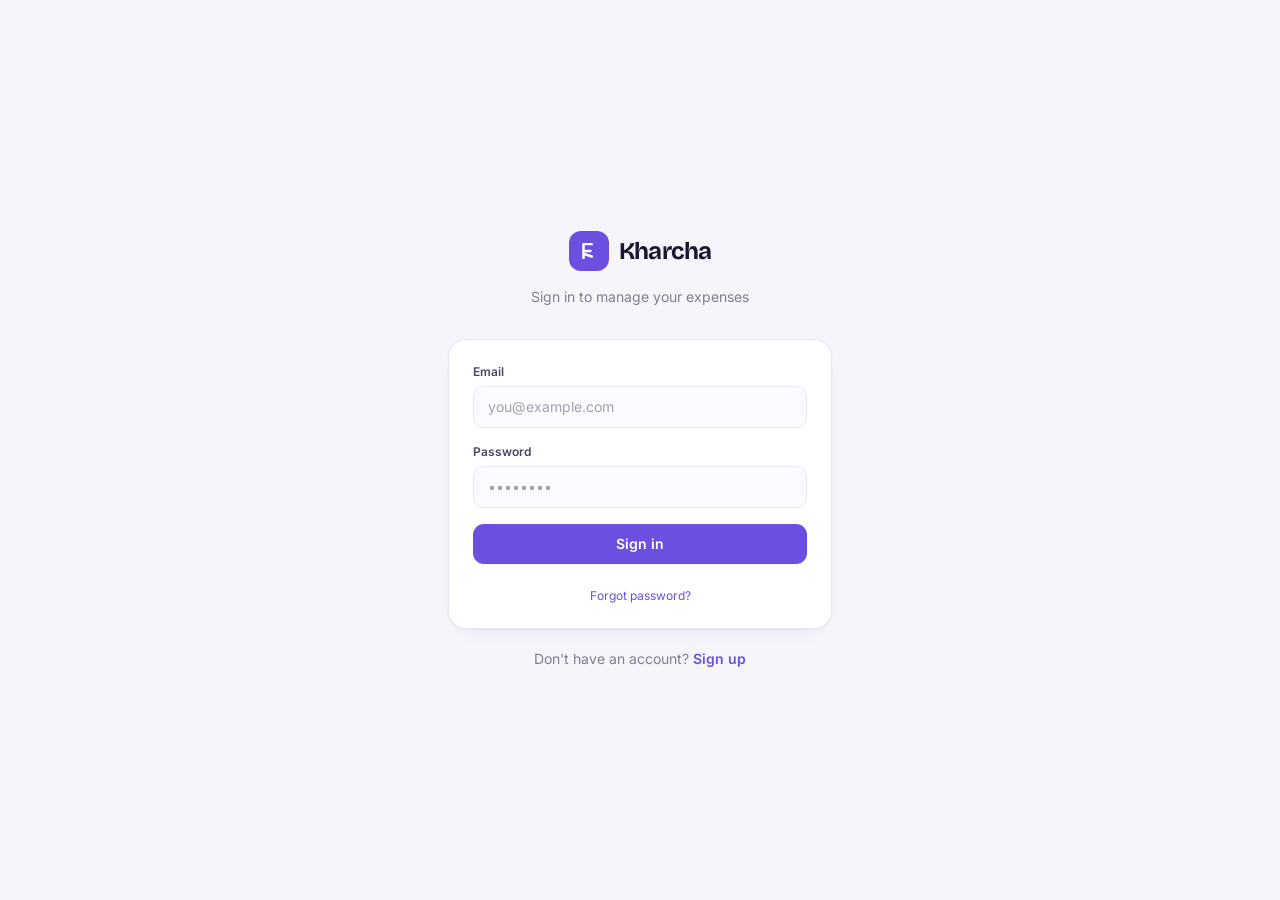
<file: index.html>
<!DOCTYPE html>
<html lang="en">
  <head>
    <meta charset="UTF-8" />
    <link rel="icon" type="image/svg+xml" href="/favicon.svg" />
    <meta name="viewport" content="width=device-width, initial-scale=1.0" />
    <link rel="preconnect" href="https://fonts.googleapis.com" />
    <link rel="preconnect" href="https://fonts.gstatic.com" crossorigin />
    <link href="https://fonts.googleapis.com/css2?family=Bricolage+Grotesque:opsz,wght@12..96,500..800&family=Inter:wght@400;500;600;700&family=JetBrains+Mono:wght@500;700&display=swap" rel="stylesheet" />
    <title>Kharcha — Personal Expense Manager..</title>
    <script type="module" crossorigin src="/assets/index-BMEkjX_W.js"></script>
    <link rel="stylesheet" crossorigin href="/assets/index-Da-dib-8.css">
  </head>
  <body class="bg-paper font-body text-text-primary antialiased">
    <div id="root"></div>
  </body>
</html>
</file>
<file: assets/index-Da-dib-8.css>
*,:before,:after{--tw-border-spacing-x: 0;--tw-border-spacing-y: 0;--tw-translate-x: 0;--tw-translate-y: 0;--tw-rotate: 0;--tw-skew-x: 0;--tw-skew-y: 0;--tw-scale-x: 1;--tw-scale-y: 1;--tw-pan-x: ;--tw-pan-y: ;--tw-pinch-zoom: ;--tw-scroll-snap-strictness: proximity;--tw-gradient-from-position: ;--tw-gradient-via-position: ;--tw-gradient-to-position: ;--tw-ordinal: ;--tw-slashed-zero: ;--tw-numeric-figure: ;--tw-numeric-spacing: ;--tw-numeric-fraction: ;--tw-ring-inset: ;--tw-ring-offset-width: 0px;--tw-ring-offset-color: #fff;--tw-ring-color: rgb(59 130 246 / .5);--tw-ring-offset-shadow: 0 0 #0000;--tw-ring-shadow: 0 0 #0000;--tw-shadow: 0 0 #0000;--tw-shadow-colored: 0 0 #0000;--tw-blur: ;--tw-brightness: ;--tw-contrast: ;--tw-grayscale: ;--tw-hue-rotate: ;--tw-invert: ;--tw-saturate: ;--tw-sepia: ;--tw-drop-shadow: ;--tw-backdrop-blur: ;--tw-backdrop-brightness: ;--tw-backdrop-contrast: ;--tw-backdrop-grayscale: ;--tw-backdrop-hue-rotate: ;--tw-backdrop-invert: ;--tw-backdrop-opacity: ;--tw-backdrop-saturate: ;--tw-backdrop-sepia: ;--tw-contain-size: ;--tw-contain-layout: ;--tw-contain-paint: ;--tw-contain-style: }::backdrop{--tw-border-spacing-x: 0;--tw-border-spacing-y: 0;--tw-translate-x: 0;--tw-translate-y: 0;--tw-rotate: 0;--tw-skew-x: 0;--tw-skew-y: 0;--tw-scale-x: 1;--tw-scale-y: 1;--tw-pan-x: ;--tw-pan-y: ;--tw-pinch-zoom: ;--tw-scroll-snap-strictness: proximity;--tw-gradient-from-position: ;--tw-gradient-via-position: ;--tw-gradient-to-position: ;--tw-ordinal: ;--tw-slashed-zero: ;--tw-numeric-figure: ;--tw-numeric-spacing: ;--tw-numeric-fraction: ;--tw-ring-inset: ;--tw-ring-offset-width: 0px;--tw-ring-offset-color: #fff;--tw-ring-color: rgb(59 130 246 / .5);--tw-ring-offset-shadow: 0 0 #0000;--tw-ring-shadow: 0 0 #0000;--tw-shadow: 0 0 #0000;--tw-shadow-colored: 0 0 #0000;--tw-blur: ;--tw-brightness: ;--tw-contrast: ;--tw-grayscale: ;--tw-hue-rotate: ;--tw-invert: ;--tw-saturate: ;--tw-sepia: ;--tw-drop-shadow: ;--tw-backdrop-blur: ;--tw-backdrop-brightness: ;--tw-backdrop-contrast: ;--tw-backdrop-grayscale: ;--tw-backdrop-hue-rotate: ;--tw-backdrop-invert: ;--tw-backdrop-opacity: ;--tw-backdrop-saturate: ;--tw-backdrop-sepia: ;--tw-contain-size: ;--tw-contain-layout: ;--tw-contain-paint: ;--tw-contain-style: }*,:before,:after{box-sizing:border-box;border-width:0;border-style:solid;border-color:#e5e7eb}:before,:after{--tw-content: ""}html,:host{line-height:1.5;-webkit-text-size-adjust:100%;-moz-tab-size:4;-o-tab-size:4;tab-size:4;font-family:ui-sans-serif,system-ui,sans-serif,"Apple Color Emoji","Segoe UI Emoji",Segoe UI Symbol,"Noto Color Emoji";font-feature-settings:normal;font-variation-settings:normal;-webkit-tap-highlight-color:transparent}body{margin:0;line-height:inherit}hr{height:0;color:inherit;border-top-width:1px}abbr:where([title]){-webkit-text-decoration:underline dotted;text-decoration:underline dotted}h1,h2,h3,h4,h5,h6{font-size:inherit;font-weight:inherit}a{color:inherit;text-decoration:inherit}b,strong{font-weight:bolder}code,kbd,samp,pre{font-family:JetBrains Mono,ui-monospace,monospace;font-feature-settings:normal;font-variation-settings:normal;font-size:1em}small{font-size:80%}sub,sup{font-size:75%;line-height:0;position:relative;vertical-align:baseline}sub{bottom:-.25em}sup{top:-.5em}table{text-indent:0;border-color:inherit;border-collapse:collapse}button,input,optgroup,select,textarea{font-family:inherit;font-feature-settings:inherit;font-variation-settings:inherit;font-size:100%;font-weight:inherit;line-height:inherit;letter-spacing:inherit;color:inherit;margin:0;padding:0}button,select{text-transform:none}button,input:where([type=button]),input:where([type=reset]),input:where([type=submit]){-webkit-appearance:button;background-color:transparent;background-image:none}:-moz-focusring{outline:auto}:-moz-ui-invalid{box-shadow:none}progress{vertical-align:baseline}::-webkit-inner-spin-button,::-webkit-outer-spin-button{height:auto}[type=search]{-webkit-appearance:textfield;outline-offset:-2px}::-webkit-search-decoration{-webkit-appearance:none}::-webkit-file-upload-button{-webkit-appearance:button;font:inherit}summary{display:list-item}blockquote,dl,dd,h1,h2,h3,h4,h5,h6,hr,figure,p,pre{margin:0}fieldset{margin:0;padding:0}legend{padding:0}ol,ul,menu{list-style:none;margin:0;padding:0}dialog{padding:0}textarea{resize:vertical}input::-moz-placeholder,textarea::-moz-placeholder{opacity:1;color:#9ca3af}input::placeholder,textarea::placeholder{opacity:1;color:#9ca3af}button,[role=button]{cursor:pointer}:disabled{cursor:default}img,svg,video,canvas,audio,iframe,embed,object{display:block;vertical-align:middle}img,video{max-width:100%;height:auto}[hidden]:where(:not([hidden=until-found])){display:none}:root{--color-brand: 108 79 224;--color-income: 17 160 107;--color-expense: 240 86 78}html{-webkit-tap-highlight-color:transparent}body{overscroll-behavior:none}input,select,textarea{font-size:1rem;line-height:1.5rem}@media (max-width: 768px){input,select,textarea{font-size:16px}}.amount-display{font-family:JetBrains Mono,ui-monospace,monospace;font-weight:700;--tw-numeric-spacing: tabular-nums;font-variant-numeric:var(--tw-ordinal) var(--tw-slashed-zero) var(--tw-numeric-figure) var(--tw-numeric-spacing) var(--tw-numeric-fraction);letter-spacing:-.025em}.card-base{border-radius:18px;border-width:1px;--tw-border-opacity: 1;border-color:rgb(234 231 243 / var(--tw-border-opacity, 1));--tw-bg-opacity: 1;background-color:rgb(255 255 255 / var(--tw-bg-opacity, 1));--tw-shadow: 0 1px 2px rgba(22,19,31,.04), 0 8px 24px -16px rgba(22,19,31,.18);--tw-shadow-colored: 0 1px 2px var(--tw-shadow-color), 0 8px 24px -16px var(--tw-shadow-color);box-shadow:var(--tw-ring-offset-shadow, 0 0 #0000),var(--tw-ring-shadow, 0 0 #0000),var(--tw-shadow)}.nav-item{display:flex;cursor:pointer;align-items:center;gap:.75rem;border-radius:11px;padding:.625rem .75rem;font-size:.875rem;line-height:1.25rem;font-weight:600;--tw-text-opacity: 1;color:rgb(74 70 96 / var(--tw-text-opacity, 1));transition-property:color,background-color,border-color,text-decoration-color,fill,stroke;transition-timing-function:cubic-bezier(.4,0,.2,1);transition-duration:.15s}.nav-item:hover{--tw-bg-opacity: 1;background-color:rgb(251 250 254 / var(--tw-bg-opacity, 1));--tw-text-opacity: 1;color:rgb(27 23 48 / var(--tw-text-opacity, 1))}.nav-item-active{--tw-bg-opacity: 1;background-color:rgb(239 234 253 / var(--tw-bg-opacity, 1));--tw-text-opacity: 1;color:rgb(108 79 224 / var(--tw-text-opacity, 1))}.input-field{width:100%;border-radius:11px;border-width:1px;--tw-border-opacity: 1;border-color:rgb(234 231 243 / var(--tw-border-opacity, 1));--tw-bg-opacity: 1;background-color:rgb(251 250 254 / var(--tw-bg-opacity, 1));padding:.625rem .875rem;font-size:.875rem;line-height:1.25rem;transition-property:all;transition-timing-function:cubic-bezier(.4,0,.2,1);transition-duration:.15s}.input-field:focus{border-color:#6c4fe080;outline:2px solid transparent;outline-offset:2px;--tw-ring-offset-shadow: var(--tw-ring-inset) 0 0 0 var(--tw-ring-offset-width) var(--tw-ring-offset-color);--tw-ring-shadow: var(--tw-ring-inset) 0 0 0 calc(2px + var(--tw-ring-offset-width)) var(--tw-ring-color);box-shadow:var(--tw-ring-offset-shadow),var(--tw-ring-shadow),var(--tw-shadow, 0 0 #0000);--tw-ring-color: rgb(108 79 224 / .3)}.form-label{margin-bottom:.375rem;display:block;font-size:.75rem;line-height:1rem;font-weight:600;--tw-text-opacity: 1;color:rgb(74 70 96 / var(--tw-text-opacity, 1))}.collapse{visibility:collapse}.fixed{position:fixed}.absolute{position:absolute}.relative{position:relative}.inset-0{top:0;right:0;bottom:0;left:0}.bottom-0{bottom:0}.bottom-20{bottom:5rem}.left-0{left:0}.left-3{left:.75rem}.right-0{right:0}.right-0\.5{right:.125rem}.right-3{right:.75rem}.right-4{right:1rem}.top-0\.5{top:.125rem}.top-1\/2{top:50%}.top-full{top:100%}.z-10{z-index:10}.z-30{z-index:30}.z-40{z-index:40}.z-50{z-index:50}.-mx-1{margin-left:-.25rem;margin-right:-.25rem}.mx-0{margin-left:0;margin-right:0}.mx-1{margin-left:.25rem;margin-right:.25rem}.mx-3{margin-left:.75rem;margin-right:.75rem}.mx-auto{margin-left:auto;margin-right:auto}.my-4{margin-top:1rem;margin-bottom:1rem}.-ml-1{margin-left:-.25rem}.mb-0\.5{margin-bottom:.125rem}.mb-1{margin-bottom:.25rem}.mb-1\.5{margin-bottom:.375rem}.mb-2{margin-bottom:.5rem}.mb-3{margin-bottom:.75rem}.mb-4{margin-bottom:1rem}.mb-5{margin-bottom:1.25rem}.mb-8{margin-bottom:2rem}.ml-1{margin-left:.25rem}.ml-2{margin-left:.5rem}.ml-6{margin-left:1.5rem}.ml-7{margin-left:1.75rem}.ml-8{margin-left:2rem}.ml-auto{margin-left:auto}.mr-px{margin-right:1px}.mt-0\.5{margin-top:.125rem}.mt-1{margin-top:.25rem}.mt-1\.5{margin-top:.375rem}.mt-2{margin-top:.5rem}.mt-3{margin-top:.75rem}.mt-4{margin-top:1rem}.mt-5{margin-top:1.25rem}.mt-auto{margin-top:auto}.line-clamp-1{overflow:hidden;display:-webkit-box;-webkit-box-orient:vertical;-webkit-line-clamp:1}.block{display:block}.inline-block{display:inline-block}.flex{display:flex}.inline-flex{display:inline-flex}.table{display:table}.grid{display:grid}.hidden{display:none}.aspect-square{aspect-ratio:1 / 1}.h-1\.5{height:.375rem}.h-10{height:2.5rem}.h-11{height:2.75rem}.h-12{height:3rem}.h-14{height:3.5rem}.h-16{height:4rem}.h-2{height:.5rem}.h-2\.5{height:.625rem}.h-3{height:.75rem}.h-3\.5{height:.875rem}.h-4{height:1rem}.h-5{height:1.25rem}.h-6{height:1.5rem}.h-7{height:1.75rem}.h-8{height:2rem}.h-9{height:2.25rem}.h-\[60vh\]{height:60vh}.h-full{height:100%}.h-screen{height:100vh}.max-h-32{max-height:8rem}.max-h-48{max-height:12rem}.max-h-60{max-height:15rem}.max-h-\[60vh\]{max-height:60vh}.max-h-\[85vh\]{max-height:85vh}.max-h-screen{max-height:100vh}.min-h-\[200px\]{min-height:200px}.min-h-screen{min-height:100vh}.w-1\.5{width:.375rem}.w-10{width:2.5rem}.w-11{width:2.75rem}.w-12{width:3rem}.w-14{width:3.5rem}.w-16{width:4rem}.w-2{width:.5rem}.w-2\.5{width:.625rem}.w-20{width:5rem}.w-28{width:7rem}.w-3{width:.75rem}.w-3\.5{width:.875rem}.w-4{width:1rem}.w-5{width:1.25rem}.w-56{width:14rem}.w-6{width:1.5rem}.w-7{width:1.75rem}.w-8{width:2rem}.w-9{width:2.25rem}.w-\[36px\]{width:36px}.w-\[42px\]{width:42px}.w-full{width:100%}.min-w-0{min-width:0px}.max-w-5xl{max-width:64rem}.max-w-\[120px\]{max-width:120px}.max-w-\[150px\]{max-width:150px}.max-w-\[180px\]{max-width:180px}.max-w-\[90px\]{max-width:90px}.max-w-full{max-width:100%}.max-w-md{max-width:28rem}.max-w-sm{max-width:24rem}.max-w-xs{max-width:20rem}.flex-1{flex:1 1 0%}.shrink-0{flex-shrink:0}.border-collapse{border-collapse:collapse}.-translate-y-1\/2{--tw-translate-y: -50%;transform:translate(var(--tw-translate-x),var(--tw-translate-y)) rotate(var(--tw-rotate)) skew(var(--tw-skew-x)) skewY(var(--tw-skew-y)) scaleX(var(--tw-scale-x)) scaleY(var(--tw-scale-y))}.translate-x-0\.5{--tw-translate-x: .125rem;transform:translate(var(--tw-translate-x),var(--tw-translate-y)) rotate(var(--tw-rotate)) skew(var(--tw-skew-x)) skewY(var(--tw-skew-y)) scaleX(var(--tw-scale-x)) scaleY(var(--tw-scale-y))}.translate-x-\[22px\]{--tw-translate-x: 22px;transform:translate(var(--tw-translate-x),var(--tw-translate-y)) rotate(var(--tw-rotate)) skew(var(--tw-skew-x)) skewY(var(--tw-skew-y)) scaleX(var(--tw-scale-x)) scaleY(var(--tw-scale-y))}.scale-110{--tw-scale-x: 1.1;--tw-scale-y: 1.1;transform:translate(var(--tw-translate-x),var(--tw-translate-y)) rotate(var(--tw-rotate)) skew(var(--tw-skew-x)) skewY(var(--tw-skew-y)) scaleX(var(--tw-scale-x)) scaleY(var(--tw-scale-y))}.transform{transform:translate(var(--tw-translate-x),var(--tw-translate-y)) rotate(var(--tw-rotate)) skew(var(--tw-skew-x)) skewY(var(--tw-skew-y)) scaleX(var(--tw-scale-x)) scaleY(var(--tw-scale-y))}@keyframes spin{to{transform:rotate(360deg)}}.animate-spin{animation:spin 1s linear infinite}.cursor-not-allowed{cursor:not-allowed}.cursor-pointer{cursor:pointer}.resize-none{resize:none}.resize-y{resize:vertical}.resize{resize:both}.list-disc{list-style-type:disc}.grid-cols-1{grid-template-columns:repeat(1,minmax(0,1fr))}.grid-cols-2{grid-template-columns:repeat(2,minmax(0,1fr))}.grid-cols-3{grid-template-columns:repeat(3,minmax(0,1fr))}.grid-cols-4{grid-template-columns:repeat(4,minmax(0,1fr))}.flex-col{flex-direction:column}.flex-wrap{flex-wrap:wrap}.items-start{align-items:flex-start}.items-center{align-items:center}.justify-end{justify-content:flex-end}.justify-center{justify-content:center}.justify-between{justify-content:space-between}.justify-around{justify-content:space-around}.gap-0\.5{gap:.125rem}.gap-1{gap:.25rem}.gap-1\.5{gap:.375rem}.gap-2{gap:.5rem}.gap-2\.5{gap:.625rem}.gap-3{gap:.75rem}.gap-4{gap:1rem}.gap-6{gap:1.5rem}.space-y-0>:not([hidden])~:not([hidden]){--tw-space-y-reverse: 0;margin-top:calc(0px * calc(1 - var(--tw-space-y-reverse)));margin-bottom:calc(0px * var(--tw-space-y-reverse))}.space-y-0\.5>:not([hidden])~:not([hidden]){--tw-space-y-reverse: 0;margin-top:calc(.125rem * calc(1 - var(--tw-space-y-reverse)));margin-bottom:calc(.125rem * var(--tw-space-y-reverse))}.space-y-1>:not([hidden])~:not([hidden]){--tw-space-y-reverse: 0;margin-top:calc(.25rem * calc(1 - var(--tw-space-y-reverse)));margin-bottom:calc(.25rem * var(--tw-space-y-reverse))}.space-y-1\.5>:not([hidden])~:not([hidden]){--tw-space-y-reverse: 0;margin-top:calc(.375rem * calc(1 - var(--tw-space-y-reverse)));margin-bottom:calc(.375rem * var(--tw-space-y-reverse))}.space-y-2>:not([hidden])~:not([hidden]){--tw-space-y-reverse: 0;margin-top:calc(.5rem * calc(1 - var(--tw-space-y-reverse)));margin-bottom:calc(.5rem * var(--tw-space-y-reverse))}.space-y-2\.5>:not([hidden])~:not([hidden]){--tw-space-y-reverse: 0;margin-top:calc(.625rem * calc(1 - var(--tw-space-y-reverse)));margin-bottom:calc(.625rem * var(--tw-space-y-reverse))}.space-y-3>:not([hidden])~:not([hidden]){--tw-space-y-reverse: 0;margin-top:calc(.75rem * calc(1 - var(--tw-space-y-reverse)));margin-bottom:calc(.75rem * var(--tw-space-y-reverse))}.space-y-4>:not([hidden])~:not([hidden]){--tw-space-y-reverse: 0;margin-top:calc(1rem * calc(1 - var(--tw-space-y-reverse)));margin-bottom:calc(1rem * var(--tw-space-y-reverse))}.space-y-5>:not([hidden])~:not([hidden]){--tw-space-y-reverse: 0;margin-top:calc(1.25rem * calc(1 - var(--tw-space-y-reverse)));margin-bottom:calc(1.25rem * var(--tw-space-y-reverse))}.divide-y>:not([hidden])~:not([hidden]){--tw-divide-y-reverse: 0;border-top-width:calc(1px * calc(1 - var(--tw-divide-y-reverse)));border-bottom-width:calc(1px * var(--tw-divide-y-reverse))}.divide-brand\/20>:not([hidden])~:not([hidden]){border-color:#6c4fe033}.divide-line>:not([hidden])~:not([hidden]){--tw-divide-opacity: 1;border-color:rgb(234 231 243 / var(--tw-divide-opacity, 1))}.overflow-hidden{overflow:hidden}.overflow-visible{overflow:visible}.overflow-x-auto{overflow-x:auto}.overflow-y-auto{overflow-y:auto}.truncate{overflow:hidden;text-overflow:ellipsis;white-space:nowrap}.whitespace-pre-wrap{white-space:pre-wrap}.rounded{border-radius:.25rem}.rounded-\[13px\]{border-radius:13px}.rounded-\[20px\]{border-radius:20px}.rounded-btn{border-radius:11px}.rounded-card{border-radius:18px}.rounded-full{border-radius:9999px}.rounded-lg{border-radius:.5rem}.rounded-md{border-radius:.375rem}.rounded-none{border-radius:0}.rounded-pill{border-radius:999px}.rounded-sm{border-radius:.125rem}.rounded-xl{border-radius:.75rem}.border{border-width:1px}.border-2{border-width:2px}.border-b{border-bottom-width:1px}.border-b-2{border-bottom-width:2px}.border-l-2{border-left-width:2px}.border-r{border-right-width:1px}.border-t{border-top-width:1px}.border-t-2{border-top-width:2px}.border-dashed{border-style:dashed}.border-none{border-style:none}.\!border-expense\/30{border-color:#f0564e4d!important}.border-brand{--tw-border-opacity: 1;border-color:rgb(108 79 224 / var(--tw-border-opacity, 1))}.border-brand\/20{border-color:#6c4fe033}.border-brand\/30{border-color:#6c4fe04d}.border-expense{--tw-border-opacity: 1;border-color:rgb(240 86 78 / var(--tw-border-opacity, 1))}.border-expense\/10{border-color:#f0564e1a}.border-expense\/20{border-color:#f0564e33}.border-gold\/20{border-color:#dfa13a33}.border-income\/20{border-color:#11a06b33}.border-ink{--tw-border-opacity: 1;border-color:rgb(22 19 31 / var(--tw-border-opacity, 1))}.border-ink\/10{border-color:#16131f1a}.border-ink\/15{border-color:#16131f26}.border-line{--tw-border-opacity: 1;border-color:rgb(234 231 243 / var(--tw-border-opacity, 1))}.border-line\/50{border-color:#eae7f380}.border-line\/60{border-color:#eae7f399}.border-transparent{border-color:transparent}.border-t-brand{--tw-border-opacity: 1;border-top-color:rgb(108 79 224 / var(--tw-border-opacity, 1))}.\!bg-expense{--tw-bg-opacity: 1 !important;background-color:rgb(240 86 78 / var(--tw-bg-opacity, 1))!important}.bg-blue-500{--tw-bg-opacity: 1;background-color:rgb(59 130 246 / var(--tw-bg-opacity, 1))}.bg-brand{--tw-bg-opacity: 1;background-color:rgb(108 79 224 / var(--tw-bg-opacity, 1))}.bg-brand-light{--tw-bg-opacity: 1;background-color:rgb(145 115 242 / var(--tw-bg-opacity, 1))}.bg-brand-tint{--tw-bg-opacity: 1;background-color:rgb(239 234 253 / var(--tw-bg-opacity, 1))}.bg-brand-tint\/30{background-color:#efeafd4d}.bg-brand\/10{background-color:#6c4fe01a}.bg-brand\/5{background-color:#6c4fe00d}.bg-expense{--tw-bg-opacity: 1;background-color:rgb(240 86 78 / var(--tw-bg-opacity, 1))}.bg-expense-tint{--tw-bg-opacity: 1;background-color:rgb(253 233 232 / var(--tw-bg-opacity, 1))}.bg-expense\/10{background-color:#f0564e1a}.bg-expense\/5{background-color:#f0564e0d}.bg-expense\/70{background-color:#f0564eb3}.bg-expense\/90{background-color:#f0564ee6}.bg-gold{--tw-bg-opacity: 1;background-color:rgb(223 161 58 / var(--tw-bg-opacity, 1))}.bg-gold-tint{--tw-bg-opacity: 1;background-color:rgb(251 241 220 / var(--tw-bg-opacity, 1))}.bg-gold\/10{background-color:#dfa13a1a}.bg-gold\/5{background-color:#dfa13a0d}.bg-income{--tw-bg-opacity: 1;background-color:rgb(17 160 107 / var(--tw-bg-opacity, 1))}.bg-income-tint{--tw-bg-opacity: 1;background-color:rgb(229 246 238 / var(--tw-bg-opacity, 1))}.bg-income\/10{background-color:#11a06b1a}.bg-income\/5{background-color:#11a06b0d}.bg-income\/70{background-color:#11a06bb3}.bg-ink{--tw-bg-opacity: 1;background-color:rgb(22 19 31 / var(--tw-bg-opacity, 1))}.bg-ink\/10{background-color:#16131f1a}.bg-ink\/40{background-color:#16131f66}.bg-ink\/5{background-color:#16131f0d}.bg-ink\/\[0\.03\]{background-color:#16131f08}.bg-line{--tw-bg-opacity: 1;background-color:rgb(234 231 243 / var(--tw-bg-opacity, 1))}.bg-muted{--tw-bg-opacity: 1;background-color:rgb(128 124 147 / var(--tw-bg-opacity, 1))}.bg-paper{--tw-bg-opacity: 1;background-color:rgb(246 245 251 / var(--tw-bg-opacity, 1))}.bg-surface{--tw-bg-opacity: 1;background-color:rgb(255 255 255 / var(--tw-bg-opacity, 1))}.bg-surface-2{--tw-bg-opacity: 1;background-color:rgb(251 250 254 / var(--tw-bg-opacity, 1))}.bg-surface-2\/50{background-color:#fbfafe80}.bg-surface\/90{background-color:#ffffffe6}.bg-transparent{background-color:transparent}.bg-white{--tw-bg-opacity: 1;background-color:rgb(255 255 255 / var(--tw-bg-opacity, 1))}.fill-muted{fill:#807c93}.fill-text-primary{fill:#1b1730}.object-contain{-o-object-fit:contain;object-fit:contain}.object-cover{-o-object-fit:cover;object-fit:cover}.p-0{padding:0}.p-0\.5{padding:.125rem}.p-1{padding:.25rem}.p-2{padding:.5rem}.p-2\.5{padding:.625rem}.p-3{padding:.75rem}.p-3\.5{padding:.875rem}.p-4{padding:1rem}.p-5{padding:1.25rem}.p-6{padding:1.5rem}.p-8{padding:2rem}.\!px-2{padding-left:.5rem!important;padding-right:.5rem!important}.\!px-3{padding-left:.75rem!important;padding-right:.75rem!important}.\!py-1{padding-top:.25rem!important;padding-bottom:.25rem!important}.\!py-1\.5{padding-top:.375rem!important;padding-bottom:.375rem!important}.\!py-2{padding-top:.5rem!important;padding-bottom:.5rem!important}.px-1{padding-left:.25rem;padding-right:.25rem}.px-1\.5{padding-left:.375rem;padding-right:.375rem}.px-2{padding-left:.5rem;padding-right:.5rem}.px-2\.5{padding-left:.625rem;padding-right:.625rem}.px-3{padding-left:.75rem;padding-right:.75rem}.px-3\.5{padding-left:.875rem;padding-right:.875rem}.px-4{padding-left:1rem;padding-right:1rem}.px-5{padding-left:1.25rem;padding-right:1.25rem}.py-0\.5{padding-top:.125rem;padding-bottom:.125rem}.py-1{padding-top:.25rem;padding-bottom:.25rem}.py-1\.5{padding-top:.375rem;padding-bottom:.375rem}.py-10{padding-top:2.5rem;padding-bottom:2.5rem}.py-16{padding-top:4rem;padding-bottom:4rem}.py-2{padding-top:.5rem;padding-bottom:.5rem}.py-2\.5{padding-top:.625rem;padding-bottom:.625rem}.py-24{padding-top:6rem;padding-bottom:6rem}.py-3{padding-top:.75rem;padding-bottom:.75rem}.py-3\.5{padding-top:.875rem;padding-bottom:.875rem}.py-4{padding-top:1rem;padding-bottom:1rem}.py-6{padding-top:1.5rem;padding-bottom:1.5rem}.py-8{padding-top:2rem;padding-bottom:2rem}.py-px{padding-top:1px;padding-bottom:1px}.\!pl-7{padding-left:1.75rem!important}.\!pr-2{padding-right:.5rem!important}.pb-2{padding-bottom:.5rem}.pb-20{padding-bottom:5rem}.pb-24{padding-bottom:6rem}.pb-3{padding-bottom:.75rem}.pb-5{padding-bottom:1.25rem}.pb-6{padding-bottom:1.5rem}.pb-\[env\(safe-area-inset-bottom\)\]{padding-bottom:env(safe-area-inset-bottom)}.pl-10{padding-left:2.5rem}.pl-3{padding-left:.75rem}.pl-4{padding-left:1rem}.pl-6{padding-left:1.5rem}.pr-3{padding-right:.75rem}.pr-4{padding-right:1rem}.pt-0{padding-top:0}.pt-1{padding-top:.25rem}.pt-2{padding-top:.5rem}.pt-3{padding-top:.75rem}.pt-4{padding-top:1rem}.pt-5{padding-top:1.25rem}.text-left{text-align:left}.text-center{text-align:center}.text-right{text-align:right}.align-middle{vertical-align:middle}.font-body{font-family:Inter,system-ui,sans-serif}.font-display{font-family:Bricolage Grotesque,Inter,sans-serif}.font-mono{font-family:JetBrains Mono,ui-monospace,monospace}.\!text-xs{font-size:.75rem!important;line-height:1rem!important}.text-2xl{font-size:1.5rem;line-height:2rem}.text-3xl{font-size:1.875rem;line-height:2.25rem}.text-4xl{font-size:2.25rem;line-height:2.5rem}.text-\[0\.62em\]{font-size:.62em}.text-\[0\.66em\]{font-size:.66em}.text-\[10px\]{font-size:10px}.text-\[11px\]{font-size:11px}.text-\[13px\]{font-size:13px}.text-\[15px\]{font-size:15px}.text-\[8px\]{font-size:8px}.text-\[9px\]{font-size:9px}.text-base{font-size:1rem;line-height:1.5rem}.text-lg{font-size:1.125rem;line-height:1.75rem}.text-sm{font-size:.875rem;line-height:1.25rem}.text-xl{font-size:1.25rem;line-height:1.75rem}.text-xs{font-size:.75rem;line-height:1rem}.font-bold{font-weight:700}.font-medium{font-weight:500}.font-semibold{font-weight:600}.uppercase{text-transform:uppercase}.lowercase{text-transform:lowercase}.tabular-nums{--tw-numeric-spacing: tabular-nums;font-variant-numeric:var(--tw-ordinal) var(--tw-slashed-zero) var(--tw-numeric-figure) var(--tw-numeric-spacing) var(--tw-numeric-fraction)}.leading-tight{line-height:1.25}.tracking-tight{letter-spacing:-.025em}.tracking-wide{letter-spacing:.025em}.tracking-wider{letter-spacing:.05em}.tracking-widest{letter-spacing:.1em}.\!text-expense{--tw-text-opacity: 1 !important;color:rgb(240 86 78 / var(--tw-text-opacity, 1))!important}.\!text-white{--tw-text-opacity: 1 !important;color:rgb(255 255 255 / var(--tw-text-opacity, 1))!important}.text-brand{--tw-text-opacity: 1;color:rgb(108 79 224 / var(--tw-text-opacity, 1))}.text-brand\/80{color:#6c4fe0cc}.text-expense{--tw-text-opacity: 1;color:rgb(240 86 78 / var(--tw-text-opacity, 1))}.text-expense\/70{color:#f0564eb3}.text-expense\/80{color:#f0564ecc}.text-gold{--tw-text-opacity: 1;color:rgb(223 161 58 / var(--tw-text-opacity, 1))}.text-income{--tw-text-opacity: 1;color:rgb(17 160 107 / var(--tw-text-opacity, 1))}.text-ink\/20{color:#16131f33}.text-ink\/35{color:#16131f59}.text-ink\/40{color:#16131f66}.text-ink\/50{color:#16131f80}.text-ink\/60{color:#16131f99}.text-ink\/70{color:#16131fb3}.text-ink\/80{color:#16131fcc}.text-line{--tw-text-opacity: 1;color:rgb(234 231 243 / var(--tw-text-opacity, 1))}.text-muted{--tw-text-opacity: 1;color:rgb(128 124 147 / var(--tw-text-opacity, 1))}.text-text-primary{--tw-text-opacity: 1;color:rgb(27 23 48 / var(--tw-text-opacity, 1))}.text-text-secondary{--tw-text-opacity: 1;color:rgb(74 70 96 / var(--tw-text-opacity, 1))}.text-white{--tw-text-opacity: 1;color:rgb(255 255 255 / var(--tw-text-opacity, 1))}.text-white\/55{color:#ffffff8c}.text-white\/60{color:#fff9}.antialiased{-webkit-font-smoothing:antialiased;-moz-osx-font-smoothing:grayscale}.opacity-0{opacity:0}.opacity-25{opacity:.25}.opacity-45{opacity:.45}.opacity-55{opacity:.55}.opacity-60{opacity:.6}.opacity-75{opacity:.75}.shadow{--tw-shadow: 0 1px 3px 0 rgb(0 0 0 / .1), 0 1px 2px -1px rgb(0 0 0 / .1);--tw-shadow-colored: 0 1px 3px 0 var(--tw-shadow-color), 0 1px 2px -1px var(--tw-shadow-color);box-shadow:var(--tw-ring-offset-shadow, 0 0 #0000),var(--tw-ring-shadow, 0 0 #0000),var(--tw-shadow)}.shadow-card{--tw-shadow: 0 1px 2px rgba(22,19,31,.04), 0 8px 24px -16px rgba(22,19,31,.18);--tw-shadow-colored: 0 1px 2px var(--tw-shadow-color), 0 8px 24px -16px var(--tw-shadow-color);box-shadow:var(--tw-ring-offset-shadow, 0 0 #0000),var(--tw-ring-shadow, 0 0 #0000),var(--tw-shadow)}.shadow-lg{--tw-shadow: 0 10px 15px -3px rgb(0 0 0 / .1), 0 4px 6px -4px rgb(0 0 0 / .1);--tw-shadow-colored: 0 10px 15px -3px var(--tw-shadow-color), 0 4px 6px -4px var(--tw-shadow-color);box-shadow:var(--tw-ring-offset-shadow, 0 0 #0000),var(--tw-ring-shadow, 0 0 #0000),var(--tw-shadow)}.shadow-sm{--tw-shadow: 0 1px 2px 0 rgb(0 0 0 / .05);--tw-shadow-colored: 0 1px 2px 0 var(--tw-shadow-color);box-shadow:var(--tw-ring-offset-shadow, 0 0 #0000),var(--tw-ring-shadow, 0 0 #0000),var(--tw-shadow)}.shadow-brand\/30{--tw-shadow-color: rgb(108 79 224 / .3);--tw-shadow: var(--tw-shadow-colored)}.filter{filter:var(--tw-blur) var(--tw-brightness) var(--tw-contrast) var(--tw-grayscale) var(--tw-hue-rotate) var(--tw-invert) var(--tw-saturate) var(--tw-sepia) var(--tw-drop-shadow)}.backdrop-blur-lg{--tw-backdrop-blur: blur(16px);-webkit-backdrop-filter:var(--tw-backdrop-blur) var(--tw-backdrop-brightness) var(--tw-backdrop-contrast) var(--tw-backdrop-grayscale) var(--tw-backdrop-hue-rotate) var(--tw-backdrop-invert) var(--tw-backdrop-opacity) var(--tw-backdrop-saturate) var(--tw-backdrop-sepia);backdrop-filter:var(--tw-backdrop-blur) var(--tw-backdrop-brightness) var(--tw-backdrop-contrast) var(--tw-backdrop-grayscale) var(--tw-backdrop-hue-rotate) var(--tw-backdrop-invert) var(--tw-backdrop-opacity) var(--tw-backdrop-saturate) var(--tw-backdrop-sepia)}.backdrop-blur-sm{--tw-backdrop-blur: blur(4px);-webkit-backdrop-filter:var(--tw-backdrop-blur) var(--tw-backdrop-brightness) var(--tw-backdrop-contrast) var(--tw-backdrop-grayscale) var(--tw-backdrop-hue-rotate) var(--tw-backdrop-invert) var(--tw-backdrop-opacity) var(--tw-backdrop-saturate) var(--tw-backdrop-sepia);backdrop-filter:var(--tw-backdrop-blur) var(--tw-backdrop-brightness) var(--tw-backdrop-contrast) var(--tw-backdrop-grayscale) var(--tw-backdrop-hue-rotate) var(--tw-backdrop-invert) var(--tw-backdrop-opacity) var(--tw-backdrop-saturate) var(--tw-backdrop-sepia)}.transition-all{transition-property:all;transition-timing-function:cubic-bezier(.4,0,.2,1);transition-duration:.15s}.transition-colors{transition-property:color,background-color,border-color,text-decoration-color,fill,stroke;transition-timing-function:cubic-bezier(.4,0,.2,1);transition-duration:.15s}.transition-opacity{transition-property:opacity;transition-timing-function:cubic-bezier(.4,0,.2,1);transition-duration:.15s}.transition-transform{transition-property:transform;transition-timing-function:cubic-bezier(.4,0,.2,1);transition-duration:.15s}.duration-300{transition-duration:.3s}.scrollbar-thin{scrollbar-width:thin}.scrollbar-thin::-webkit-scrollbar{width:6px;height:6px}.scrollbar-thin::-webkit-scrollbar-thumb{border-radius:9999px;--tw-bg-opacity: 1;background-color:rgb(234 231 243 / var(--tw-bg-opacity, 1))}@keyframes slide-up{0%{opacity:0;transform:translateY(8px)}to{opacity:1;transform:none}}.animate-slide-up{animation:slide-up .25s ease-out both}@keyframes slide-down{0%{opacity:0;transform:translateY(-12px)}to{opacity:1;transform:none}}.animate-slide-down{animation:slide-down .2s ease-out both}.modal-actions{position:sticky;bottom:-1.25rem;background:inherit;margin-left:-1.25rem;margin-right:-1.25rem;padding:.75rem 1.25rem .25rem;z-index:10;border-top:1px solid rgb(0 0 0 / .06)}.last\:border-0:last-child{border-width:0px}.hover\:border-brand\/20:hover{border-color:#6c4fe033}.hover\:border-brand\/30:hover{border-color:#6c4fe04d}.hover\:border-brand\/40:hover{border-color:#6c4fe066}.hover\:border-expense\/30:hover{border-color:#f0564e4d}.hover\:border-ink\/20:hover{border-color:#16131f33}.hover\:border-ink\/30:hover{border-color:#16131f4d}.hover\:bg-brand-tint:hover{--tw-bg-opacity: 1;background-color:rgb(239 234 253 / var(--tw-bg-opacity, 1))}.hover\:bg-brand-tint\/20:hover{background-color:#efeafd33}.hover\:bg-brand-tint\/30:hover{background-color:#efeafd4d}.hover\:bg-brand\/10:hover{background-color:#6c4fe01a}.hover\:bg-brand\/20:hover{background-color:#6c4fe033}.hover\:bg-brand\/5:hover{background-color:#6c4fe00d}.hover\:bg-brand\/90:hover{background-color:#6c4fe0e6}.hover\:bg-expense-tint:hover{--tw-bg-opacity: 1;background-color:rgb(253 233 232 / var(--tw-bg-opacity, 1))}.hover\:bg-expense\/20:hover{background-color:#f0564e33}.hover\:bg-expense\/90:hover{background-color:#f0564ee6}.hover\:bg-line:hover{--tw-bg-opacity: 1;background-color:rgb(234 231 243 / var(--tw-bg-opacity, 1))}.hover\:bg-surface:hover{--tw-bg-opacity: 1;background-color:rgb(255 255 255 / var(--tw-bg-opacity, 1))}.hover\:bg-surface-2:hover{--tw-bg-opacity: 1;background-color:rgb(251 250 254 / var(--tw-bg-opacity, 1))}.hover\:bg-surface-2\/50:hover{background-color:#fbfafe80}.hover\:text-brand:hover{--tw-text-opacity: 1;color:rgb(108 79 224 / var(--tw-text-opacity, 1))}.hover\:text-brand-light:hover{--tw-text-opacity: 1;color:rgb(145 115 242 / var(--tw-text-opacity, 1))}.hover\:text-expense:hover{--tw-text-opacity: 1;color:rgb(240 86 78 / var(--tw-text-opacity, 1))}.hover\:text-expense\/80:hover{color:#f0564ecc}.hover\:text-gold\/80:hover{color:#dfa13acc}.hover\:text-income\/80:hover{color:#11a06bcc}.hover\:text-ink:hover{--tw-text-opacity: 1;color:rgb(22 19 31 / var(--tw-text-opacity, 1))}.hover\:text-text-primary:hover{--tw-text-opacity: 1;color:rgb(27 23 48 / var(--tw-text-opacity, 1))}.hover\:text-text-secondary:hover{--tw-text-opacity: 1;color:rgb(74 70 96 / var(--tw-text-opacity, 1))}.hover\:underline:hover{text-decoration-line:underline}.focus\:border-brand\/50:focus{border-color:#6c4fe080}.focus\:outline-none:focus{outline:2px solid transparent;outline-offset:2px}.focus\:ring-0:focus{--tw-ring-offset-shadow: var(--tw-ring-inset) 0 0 0 var(--tw-ring-offset-width) var(--tw-ring-offset-color);--tw-ring-shadow: var(--tw-ring-inset) 0 0 0 calc(0px + var(--tw-ring-offset-width)) var(--tw-ring-color);box-shadow:var(--tw-ring-offset-shadow),var(--tw-ring-shadow),var(--tw-shadow, 0 0 #0000)}.focus\:ring-1:focus{--tw-ring-offset-shadow: var(--tw-ring-inset) 0 0 0 var(--tw-ring-offset-width) var(--tw-ring-offset-color);--tw-ring-shadow: var(--tw-ring-inset) 0 0 0 calc(1px + var(--tw-ring-offset-width)) var(--tw-ring-color);box-shadow:var(--tw-ring-offset-shadow),var(--tw-ring-shadow),var(--tw-shadow, 0 0 #0000)}.focus\:ring-2:focus{--tw-ring-offset-shadow: var(--tw-ring-inset) 0 0 0 var(--tw-ring-offset-width) var(--tw-ring-offset-color);--tw-ring-shadow: var(--tw-ring-inset) 0 0 0 calc(2px + var(--tw-ring-offset-width)) var(--tw-ring-color);box-shadow:var(--tw-ring-offset-shadow),var(--tw-ring-shadow),var(--tw-shadow, 0 0 #0000)}.focus\:ring-brand\/30:focus{--tw-ring-color: rgb(108 79 224 / .3)}.active\:scale-95:active{--tw-scale-x: .95;--tw-scale-y: .95;transform:translate(var(--tw-translate-x),var(--tw-translate-y)) rotate(var(--tw-rotate)) skew(var(--tw-skew-x)) skewY(var(--tw-skew-y)) scaleX(var(--tw-scale-x)) scaleY(var(--tw-scale-y))}.active\:bg-surface-2\/80:active{background-color:#fbfafecc}.disabled\:cursor-not-allowed:disabled{cursor:not-allowed}.disabled\:text-muted:disabled{--tw-text-opacity: 1;color:rgb(128 124 147 / var(--tw-text-opacity, 1))}.disabled\:opacity-50:disabled{opacity:.5}.group:hover .group-hover\:opacity-100{opacity:1}@media (min-width: 640px){.sm\:mx-0{margin-left:0;margin-right:0}.sm\:max-w-2xl{max-width:42rem}.sm\:max-w-lg{max-width:32rem}.sm\:max-w-none{max-width:none}.sm\:max-w-sm{max-width:24rem}.sm\:grid-cols-2{grid-template-columns:repeat(2,minmax(0,1fr))}.sm\:grid-cols-4{grid-template-columns:repeat(4,minmax(0,1fr))}.sm\:flex-row{flex-direction:row}.sm\:items-center{align-items:center}.sm\:gap-8{gap:2rem}.sm\:rounded-card{border-radius:18px}.sm\:p-6{padding:1.5rem}.sm\:px-6{padding-left:1.5rem;padding-right:1.5rem}.sm\:pb-6{padding-bottom:1.5rem}.sm\:pt-12{padding-top:3rem}.sm\:pt-6{padding-top:1.5rem}.sm\:\!text-sm{font-size:.875rem!important;line-height:1.25rem!important}}@media (min-width: 768px){.md\:col-span-2{grid-column:span 2 / span 2}.md\:mb-6{margin-bottom:1.5rem}.md\:flex{display:flex}.md\:inline-flex{display:inline-flex}.md\:hidden{display:none}.md\:h-11{height:2.75rem}.md\:w-11{width:2.75rem}.md\:grid-cols-2{grid-template-columns:repeat(2,minmax(0,1fr))}.md\:p-0{padding:0}.md\:p-4{padding:1rem}.md\:p-6{padding:1.5rem}.md\:pb-0{padding-bottom:0}.md\:pb-6{padding-bottom:1.5rem}.md\:text-2xl{font-size:1.5rem;line-height:2rem}.md\:text-4xl{font-size:2.25rem;line-height:2.5rem}.md\:text-\[10\.5px\]{font-size:10.5px}.md\:text-sm{font-size:.875rem;line-height:1.25rem}.md\:text-xl{font-size:1.25rem;line-height:1.75rem}.md\:text-xs{font-size:.75rem;line-height:1rem}}@media (min-width: 1024px){.lg\:grid-cols-2{grid-template-columns:repeat(2,minmax(0,1fr))}.lg\:grid-cols-3{grid-template-columns:repeat(3,minmax(0,1fr))}}
</file>
